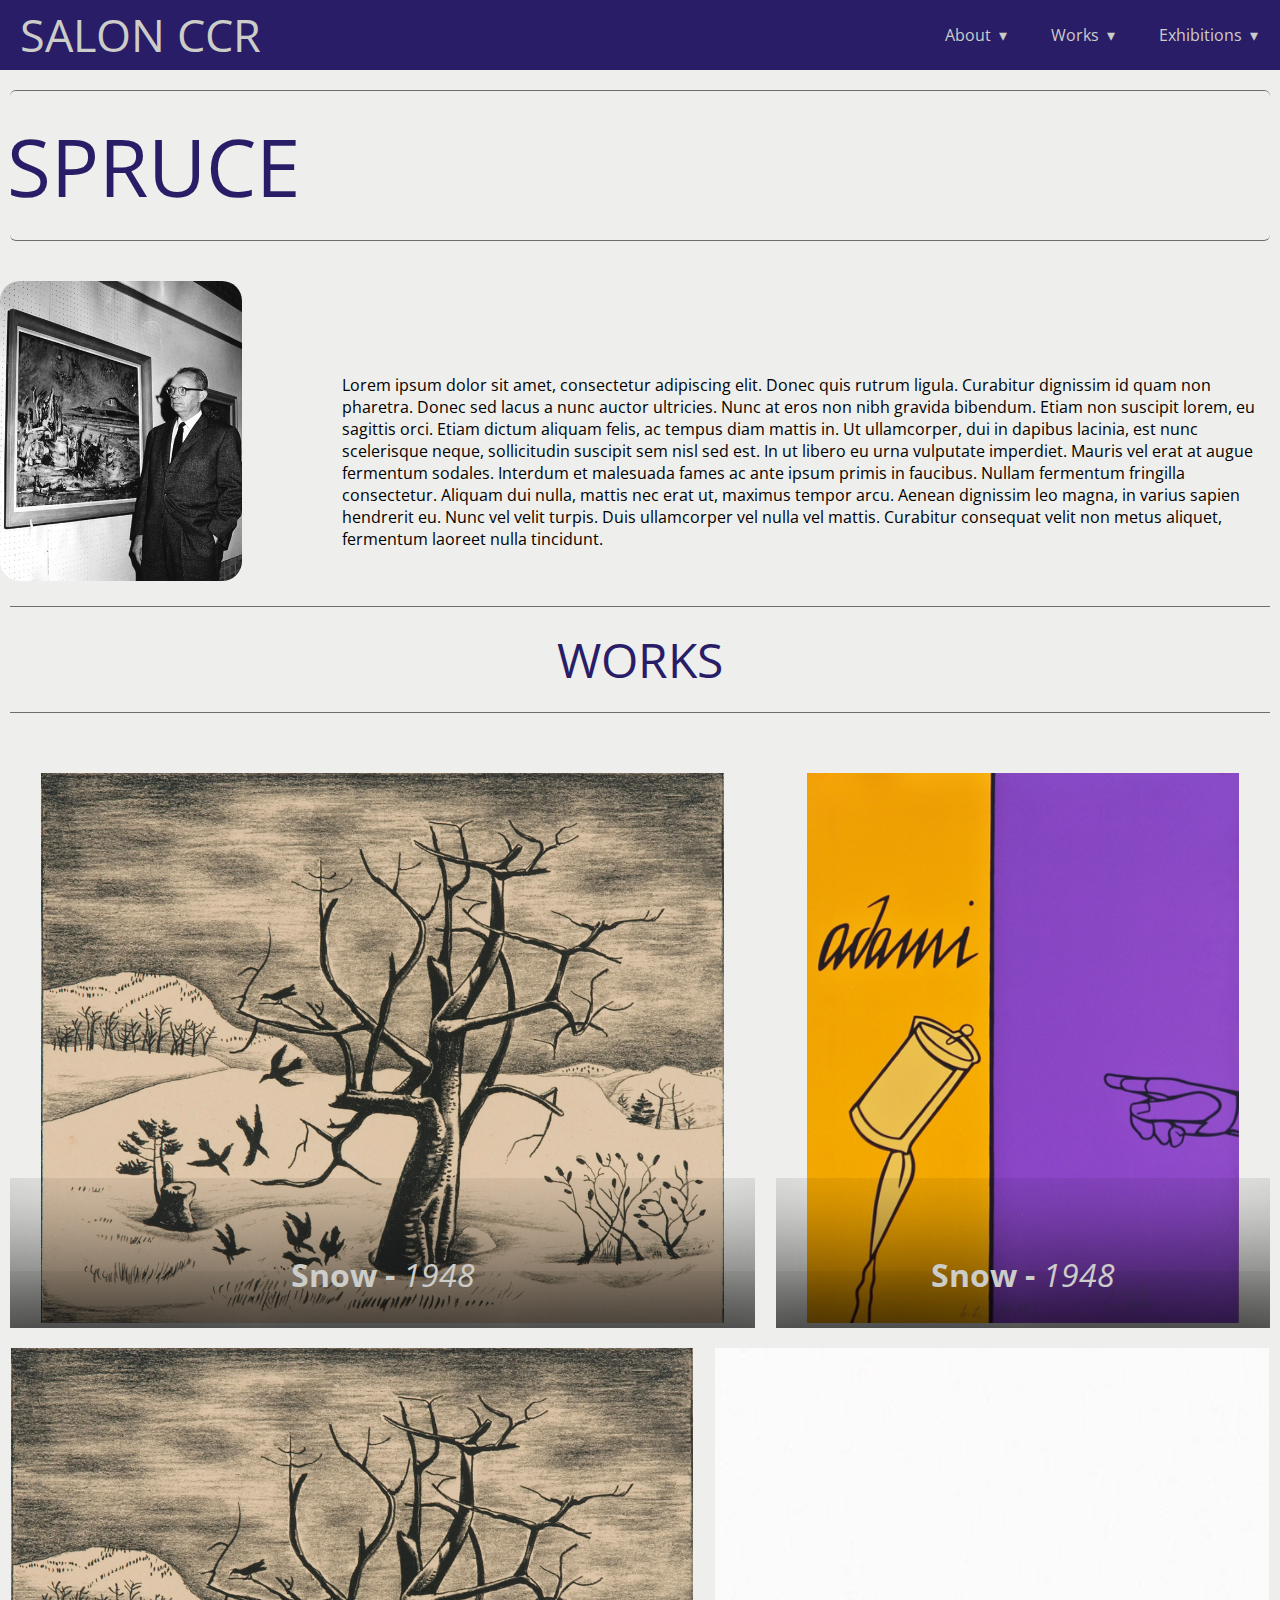
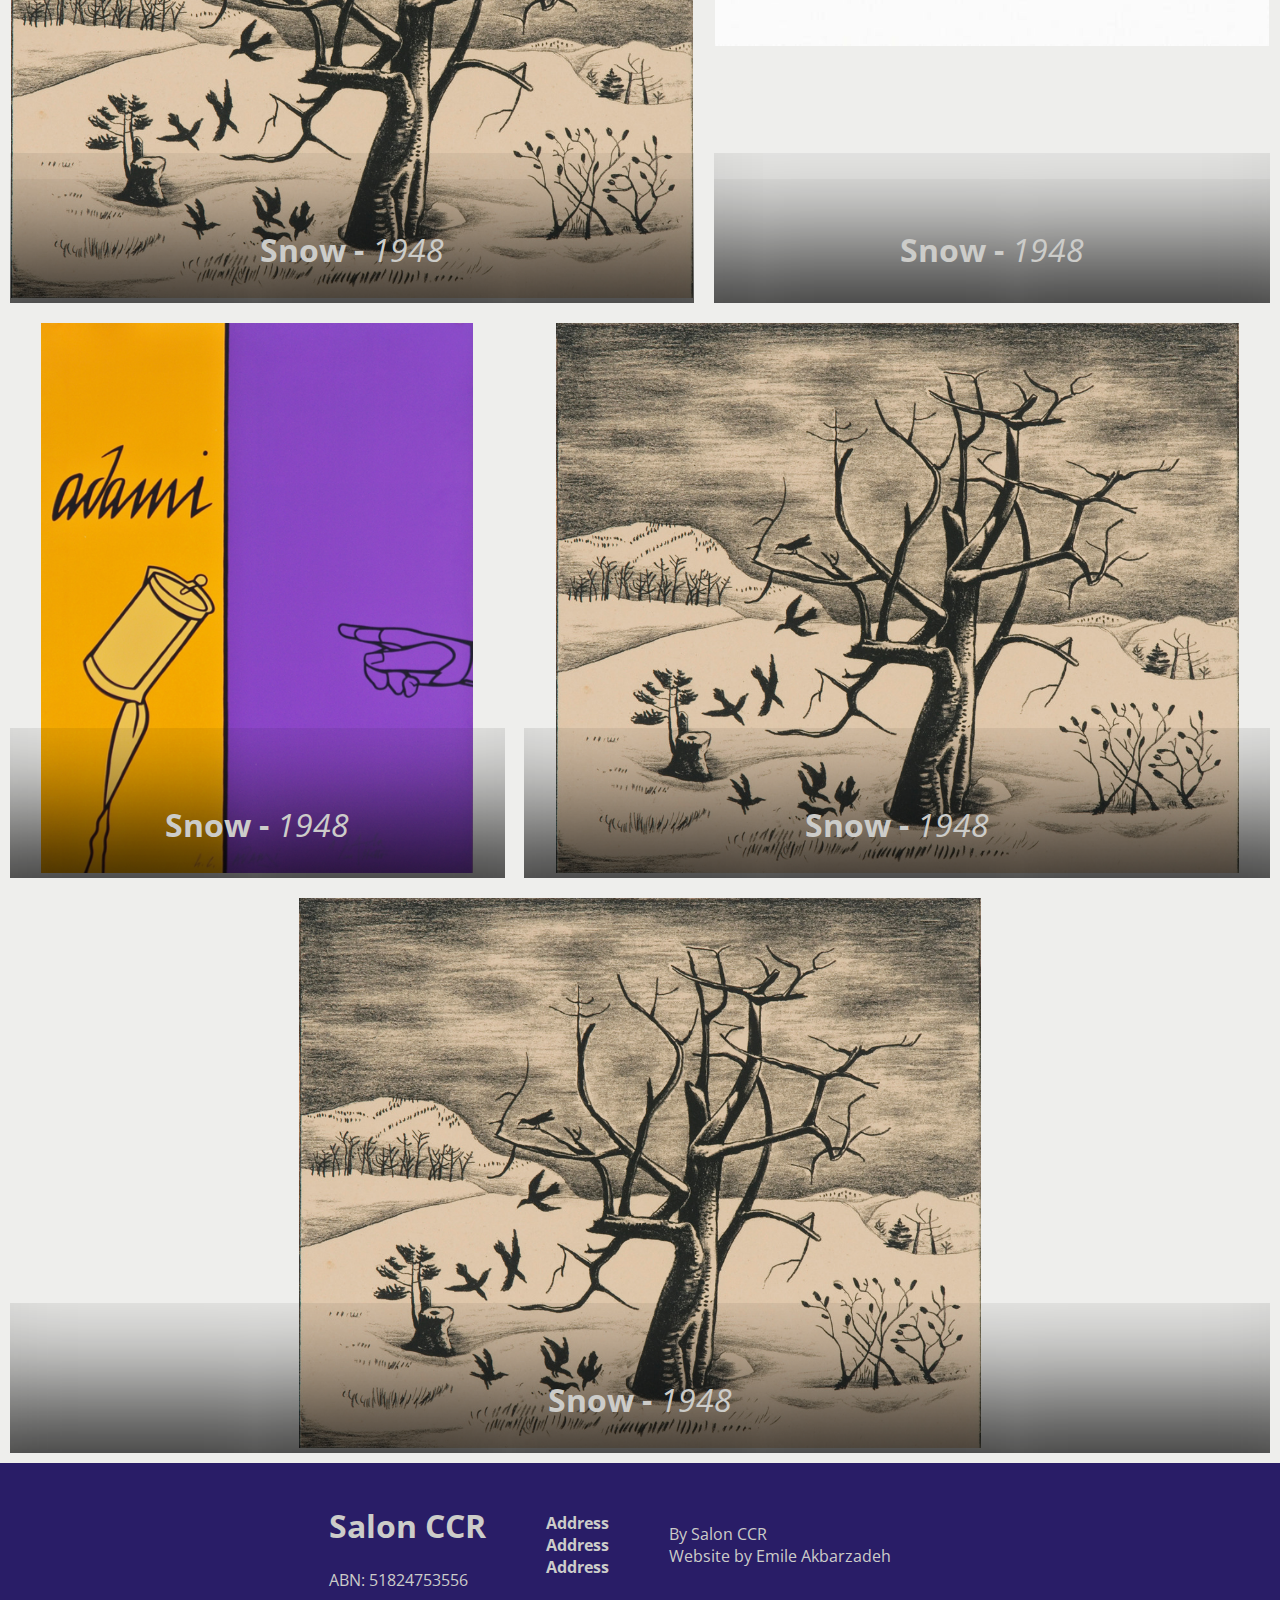
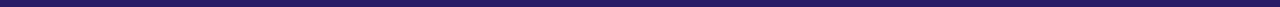
<file: artist.html>
﻿<!DOCTYPE html>

<html lang="en" xmlns="http://www.w3.org/1999/xhtml">
<head>
    <meta charset="utf-8" />
    <title></title>
    <!--<link rel="stylesheet" href="https://maxcdn.bootstrapcdn.com/bootstrap/4.0.0-beta.2/css/bootstrap.min.css" integrity="sha384-PsH8R72JQ3SOdhVi3uxftmaW6Vc51MKb0q5P2rRUpPvrszuE4W1povHYgTpBfshb" crossorigin="anonymous" />-->
    <link rel="stylesheet" href="styles/artist.css" />
    <link rel="stylesheet" href="https://cdnjs.cloudflare.com/ajax/libs/font-awesome/4.7.0/css/font-awesome.min.css">
</head>
<body>
    <div id="container">
        <header class="navigation">
            <div class="nav-container">
                <div class="brand">
                    <h1><a href="#!">Salon CCR</a></h1>
                </div>
                <nav>
                    <div class="nav-mobile">
                        <a id="nav-toggle" href="#!"><span></span></a>
                    </div>
                    <ul class="nav-list">
                        <li>
                            <a href="#!">About</a>
                            <ul class="nav-dropdown">
                                <li>
                                    <a href="#!">What is Salon about?</a>
                                </li>
                                <li>
                                    <a href="#!">Charity</a>
                                </li>
                                <li>
                                    <a href="#!">Contact</a>
                                </li>
                                <li>
                                    <a href="#!">Terms &amp; Conditions</a>
                                </li>
                            </ul>
                        </li>
                        <li>
                            <a href="#!">Works</a>
                            <ul class="nav-dropdown">
                                <li>
                                    <a href="#!">General</a>
                                </li>
                                <li>
                                    <a href="#!">By artist</a>
                                </li>
                                <li>
                                    <a href="#!">By year</a>
                                </li>
                                <li>
                                    <a href="#!">Archives</a>
                                </li>
                            </ul>
                        </li>
                        <li>
                            <a href="#!">Exhibitions</a>
                            <ul class="nav-dropdown">
                                <li>
                                    <a href="#!">Current</a>
                                </li>
                                <li>
                                    <a href="#!">Past</a>
                                </li>
                            </ul>
                        </li>
                        <!--
                        <li>
                            <a href="#!">EN</a>
                            <ul class="nav-dropdown">
                                <li>
                                    <a href="#!">EN</a>
                                </li>
                                <li>
                                    <a href="#!">FR</a>
                                </li>
                                <li>
                                    <a href="#!">DE</a>
                                </li>
                            </ul>
                        </li>
                            -->
                    </ul>
                </nav>
            </div>
        </header>

        <section id="artist-title">
            <div id="artist-title-upper"></div>
            <section>
                <div>
                    <h2>Spruce</h2>
                </div>
            </section>
            <div id="artist-title-lower"></div>
        </section>
        <section id="title-wrapper">
            <div id="artist-img" class="flex-item">
                <img src="images/spruce-portrait.jpg" />
            </div>
            <div id="artist-description" class="flex-item">
                <p>
                    Lorem ipsum dolor sit amet, consectetur adipiscing elit. Donec quis rutrum ligula. Curabitur dignissim id quam non pharetra. Donec sed lacus a nunc auctor ultricies. Nunc at eros non nibh gravida bibendum. Etiam non suscipit lorem, eu sagittis orci. Etiam dictum aliquam felis, ac tempus diam mattis in. Ut ullamcorper, dui in dapibus lacinia, est nunc scelerisque neque, sollicitudin suscipit sem nisl sed est. In ut libero eu urna vulputate imperdiet. Mauris vel erat at augue fermentum sodales. Interdum et malesuada fames ac ante ipsum primis in faucibus. Nullam fermentum fringilla consectetur. Aliquam dui nulla, mattis nec erat ut, maximus tempor arcu. Aenean dignissim leo magna, in varius sapien hendrerit eu. Nunc vel velit turpis. Duis ullamcorper vel nulla vel mattis. Curabitur consequat velit non metus aliquet, fermentum laoreet nulla tincidunt.
                </p>
            </div>
        </section>
        <div class="divider"></div>
        <section id="works-gallery">
            <div class="section-title">
                <h2>Works</h2>
            </div>
            <div class="divider"></div>
            <div id="gallery-container">
                <div class="gallery-work">
                    <a href="product.html">
                        <img src="images/spruce.png" />
                        <h3>Snow - <span>1948</span></h3>
                        <div class="gallery-shadow"></div>
                    </a>
                </div>
                <div class="gallery-work">
                    <a href="product.html">
                        <img src="images/Valero.jpg" />
                        <h3>Snow - <span>1948</span></h3>
                        <div class="gallery-shadow"></div>
                    </a>
                </div>
                <div class="gallery-work">
                    <a href="product.html">
                        <img src="images/spruce.png" />
                        <h3>Snow - <span>1948</span></h3>
                        <div class="gallery-shadow"></div>
                    </a>
                </div>
                <div class="gallery-work">
                    <a href="product.html">
                        <img src="images/white.jpg" />
                        <h3>Snow - <span>1948</span></h3>
                        <div class="gallery-shadow"></div>
                    </a>
                </div>
                <div class="gallery-work">
                    <a href="product.html">
                        <img src="images/Valero.jpg" />
                        <h3>Snow - <span>1948</span></h3>
                        <div class="gallery-shadow"></div>
                    </a>
                </div>
                <div class="gallery-work">
                    <a href="product.html">
                        <img src="images/spruce.png" />
                        <h3>Snow - <span>1948</span></h3>
                        <div class="gallery-shadow"></div>
                    </a>
                </div>
                <div class="gallery-work">
                    <a href="product.html">
                        <img src="images/spruce.png" />
                        <h3>Snow - <span>1948</span></h3>
                        <div class="gallery-shadow"></div>
                    </a>
                </div>
            </div>
        </section>
        <!--Footer-->
        <footer>
            <div>
                <h1>Salon CCR</h1>
                <p>ABN: 51824753556</p>
            </div>
            <div>
                <h4>Address <br /> Address <br /> Address</h4>
            </div>
            <div>
                <p>By Salon CCR<br /> Website by Emile Akbarzadeh</p>
            </div>
        </footer>
    </div>
    <script src="https://code.jquery.com/jquery-3.2.1.slim.min.js"
            integrity="sha256-k2WSCIexGzOj3Euiig+TlR8gA0EmPjuc79OEeY5L45g="
            crossorigin="anonymous"></script>
    <script src="scripts/nav.js"></script>
    <script src="scripts/main.js"></script>
</body>
</html>
</file>
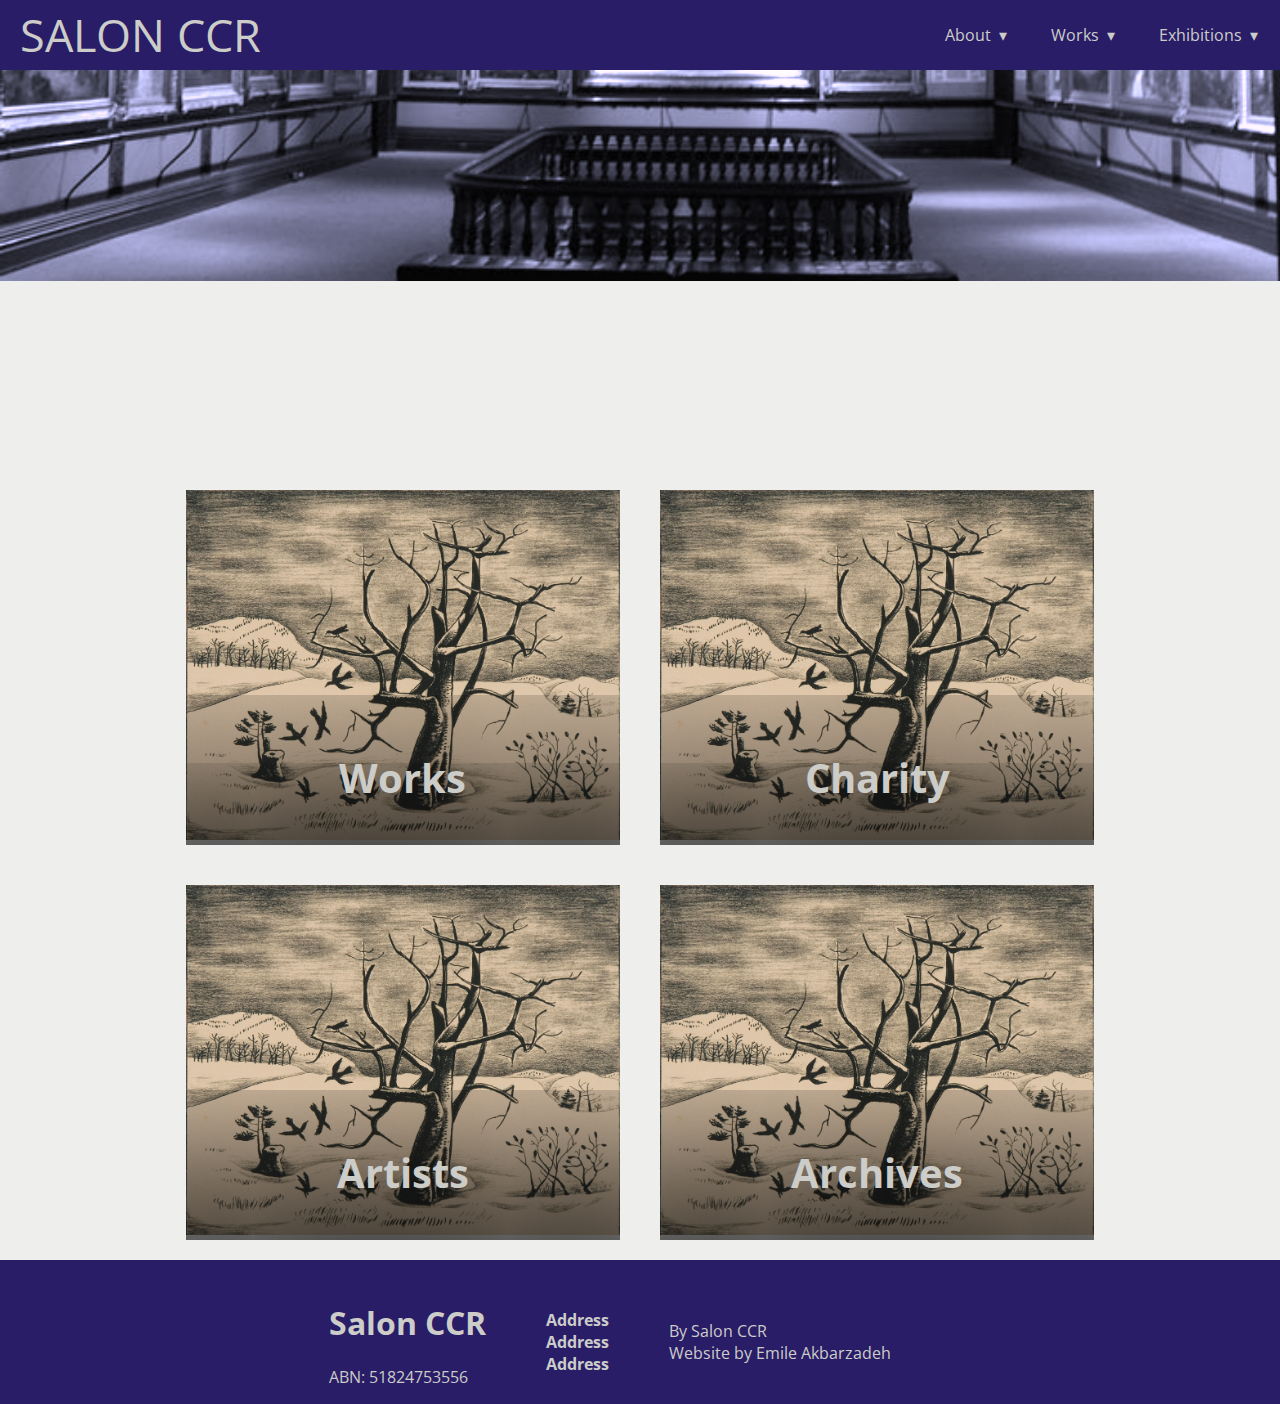
<file: home.html>
﻿<!DOCTYPE html>

<html lang="en" xmlns="http://www.w3.org/1999/xhtml">
<head>
    <meta charset="utf-8" />
    <title></title>
    <!--<link rel="stylesheet" href="https://maxcdn.bootstrapcdn.com/bootstrap/4.0.0-beta.2/css/bootstrap.min.css" integrity="sha384-PsH8R72JQ3SOdhVi3uxftmaW6Vc51MKb0q5P2rRUpPvrszuE4W1povHYgTpBfshb" crossorigin="anonymous" />-->
    <link rel="stylesheet" href="styles/home.css" />
    <link rel="stylesheet" href="https://cdnjs.cloudflare.com/ajax/libs/font-awesome/4.7.0/css/font-awesome.min.css">
</head>
<body>
    <div id="container">
        <header class="navigation">
            <div class="nav-container">
                <div class="brand">
                    <h1><a href="home.html">Salon CCR</a></h1>
                </div>
                <nav>
                    <div class="nav-mobile">
                        <a id="nav-toggle" href="#!"><span></span></a>
                    </div>
                    <ul class="nav-list">
                        <li>
                            <a href="#!">About</a>
                            <ul class="nav-dropdown">
                                <li>
                                    <a href="#!">What is Salon about?</a>
                                </li>
                                <li>
                                    <a href="#!">Charity</a>
                                </li>
                                <li>
                                    <a href="#!">Contact</a>
                                </li>
                                <li>
                                    <a href="#!">Terms &amp; Conditions</a>
                                </li>
                            </ul>
                        </li>
                        <li>
                            <a href="#!">Works</a>
                            <ul class="nav-dropdown">
                                <li>
                                    <a href="#!">General</a>
                                </li>
                                <li>
                                    <a href="artist.html">By artist</a>
                                </li>
                                <li>
                                    <a href="year.html">By year</a>
                                </li>
                                <li>
                                    <a href="#!">Archives</a>
                                </li>
                            </ul>
                        </li>
                        <li>
                            <a href="#!">Exhibitions</a>
                            <ul class="nav-dropdown">
                                <li>
                                    <a href="#!">Current</a>
                                </li>
                                <li>
                                    <a href="#!">Past</a>
                                </li>
                            </ul>
                        </li>
                        <!--
                        <li>
                            <a href="#!">EN</a>
                            <ul class="nav-dropdown">
                                <li>
                                    <a href="#!">EN</a>
                                </li>
                                <li>
                                    <a href="#!">FR</a>
                                </li>
                                <li>
                                    <a href="#!">DE</a>
                                </li>
                            </ul>
                        </li>
                            -->
                    </ul>
                </nav>
            </div>
        </header>

        <section id="top">
            <div>
                <img src="images/salon.jpg" />
            </div>
        </section>
        <section id="content-wrapper">
            <div class="gallery-work">
                <a href="product.html">
                    <img src="images/spruce.png" />
                    <h3>Works</h3>
                    <div class="gallery-shadow"></div>
                </a>
            </div>
            <div class="gallery-work">
                <a href="product.html">
                    <img src="images/spruce.png" />
                    <h3>Charity</h3>
                    <div class="gallery-shadow"></div>
                </a>
            </div>
            <div class="gallery-work">
                <a href="product.html">
                    <img src="images/spruce.png" />
                    <h3>Artists</h3>
                    <div class="gallery-shadow"></div>
                </a>
            </div>
            <div class="gallery-work">
                <a href="product.html">
                    <img src="images/spruce.png" />
                    <h3>Archives</h3>
                    <div class="gallery-shadow"></div>
                </a>
            </div>
        </section>

        <!--Footer-->
        <footer>
            <div>
                <h1>Salon CCR</h1>
                <p>ABN: 51824753556</p>
            </div>
            <div>
                <h4>Address <br /> Address <br /> Address</h4>
            </div>
            <div>
                <p>By Salon CCR<br /> Website by Emile Akbarzadeh</p>
            </div>
        </footer>
    </div>
    <script src="https://code.jquery.com/jquery-3.2.1.slim.min.js"
            integrity="sha256-k2WSCIexGzOj3Euiig+TlR8gA0EmPjuc79OEeY5L45g="
            crossorigin="anonymous"></script>
    <script src="scripts/nav.js"></script>
    <script src="scripts/main.js"></script>
</body>
</html>
</file>
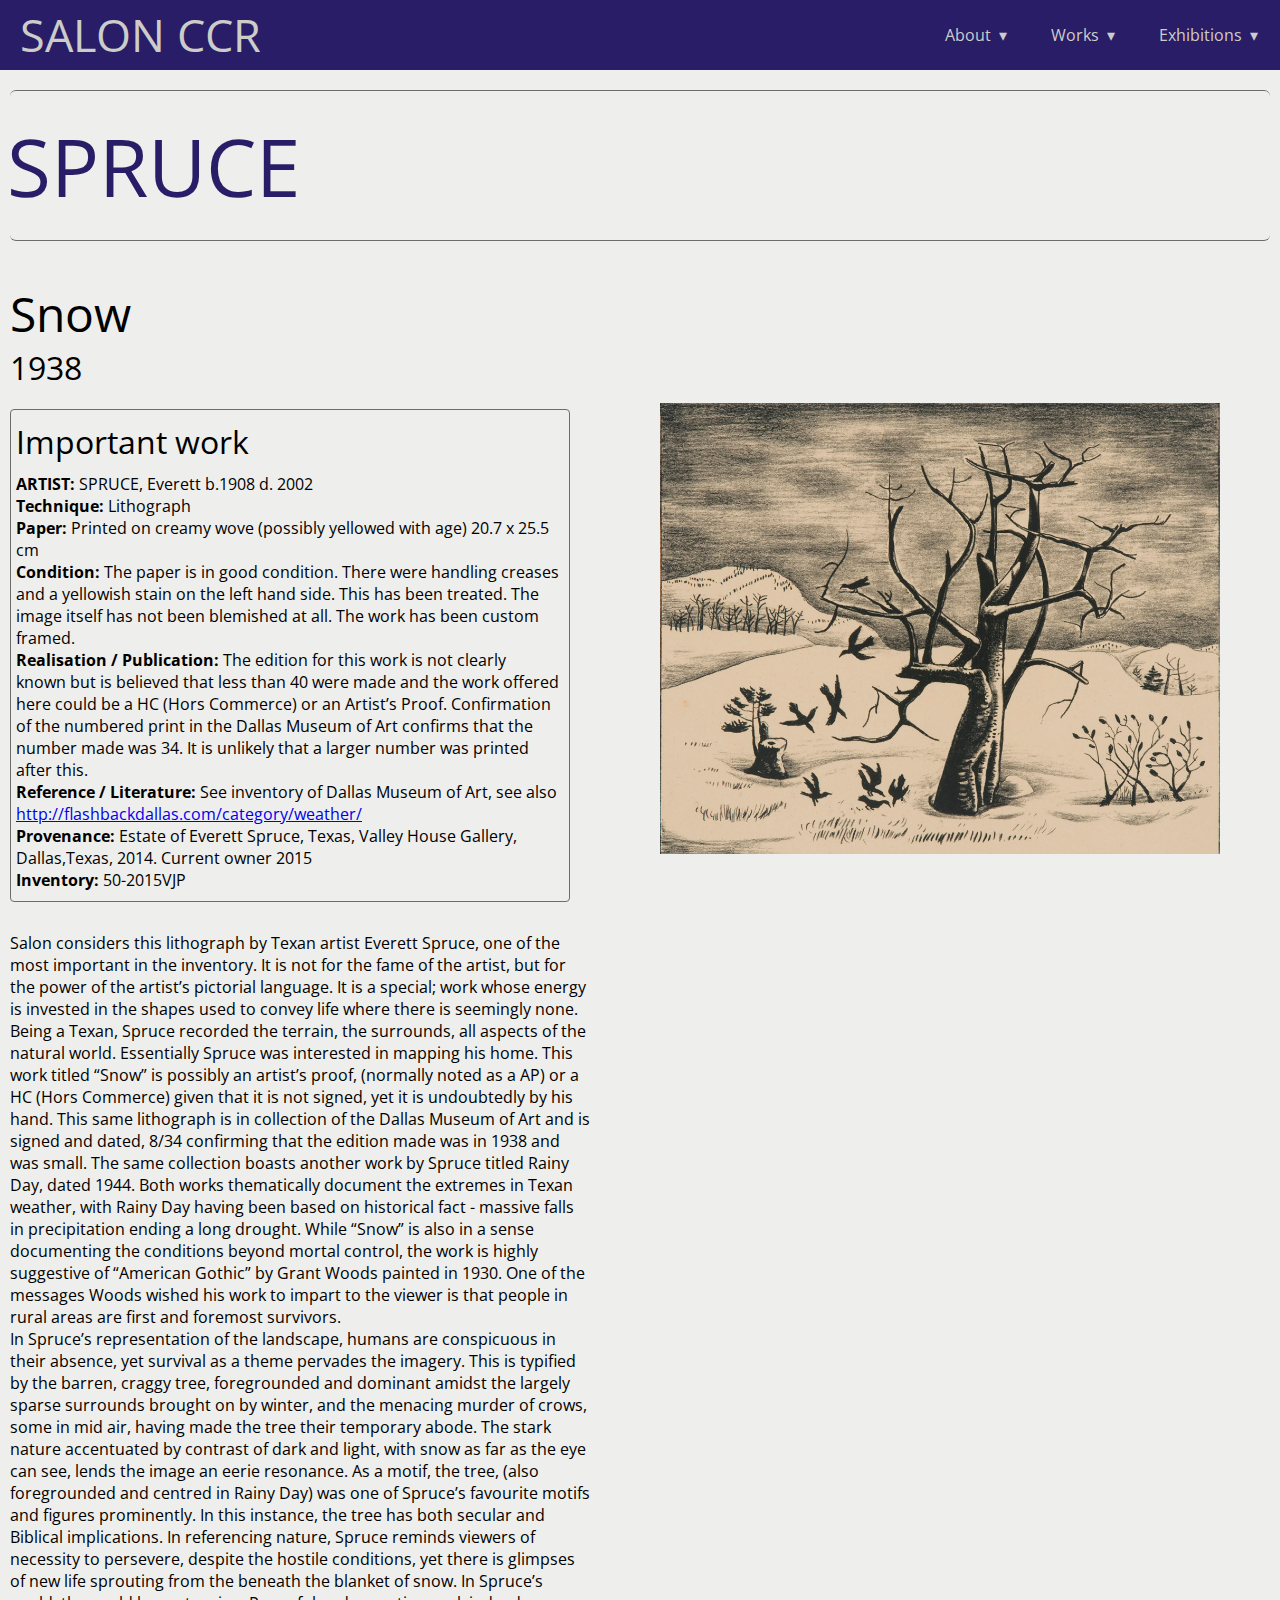
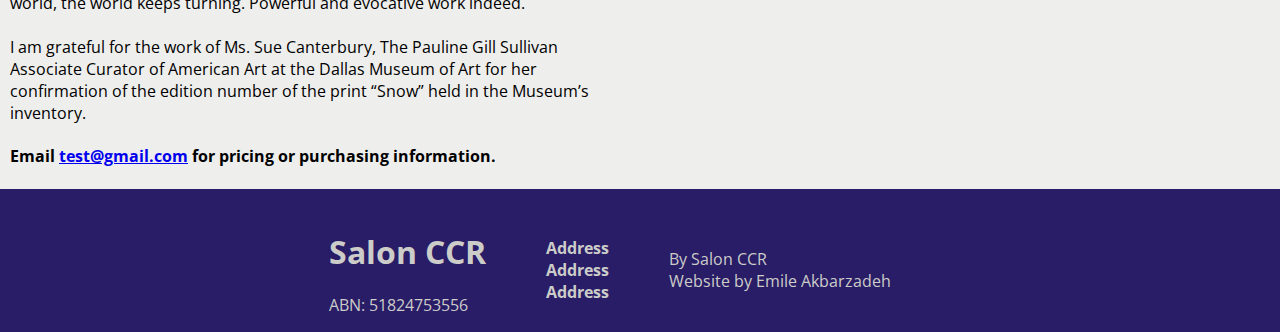
<file: product.html>
﻿<!DOCTYPE html>

<html lang="en" xmlns="http://www.w3.org/1999/xhtml">
<head>
    <meta charset="utf-8" />
    <title></title>
    <!--<link rel="stylesheet" href="https://maxcdn.bootstrapcdn.com/bootstrap/4.0.0-beta.2/css/bootstrap.min.css" integrity="sha384-PsH8R72JQ3SOdhVi3uxftmaW6Vc51MKb0q5P2rRUpPvrszuE4W1povHYgTpBfshb" crossorigin="anonymous" />-->
    <link rel="stylesheet" href="styles/product.css" />
    <link rel="stylesheet" href="https://cdnjs.cloudflare.com/ajax/libs/font-awesome/4.7.0/css/font-awesome.min.css">
</head>
<body>
    <div id="container">
        <header class="navigation">
            <div class="nav-container">
                <div class="brand">
                    <h1><a href="home.html">Salon CCR</a></h1>
                </div>
                <nav>
                    <div class="nav-mobile">
                        <a id="nav-toggle" href="#!"><span></span></a>
                    </div>
                    <ul class="nav-list">
                        <li>
                            <a href="#!">About</a>
                            <ul class="nav-dropdown">
                                <li>
                                    <a href="#!">What is Salon about?</a>
                                </li>
                                <li>
                                    <a href="#!">Charity</a>
                                </li>
                                <li>
                                    <a href="#!">Contact</a>
                                </li>
                                <li>
                                    <a href="#!">Terms &amp; Conditions</a>
                                </li>
                            </ul>
                        </li>
                        <li>
                            <a href="#!">Works</a>
                            <ul class="nav-dropdown">
                                <li>
                                    <a href="#!">General</a>
                                </li>
                                <li>
                                    <a href="artist.html">By artist</a>
                                </li>
                                <li>
                                    <a href="year.html">By year</a>
                                </li>
                                <li>
                                    <a href="#!">Archives</a>
                                </li>
                            </ul>
                        </li>
                        <li>
                            <a href="#!">Exhibitions</a>
                            <ul class="nav-dropdown">
                                <li>
                                    <a href="#!">Current</a>
                                </li>
                                <li>
                                    <a href="#!">Past</a>
                                </li>
                            </ul>
                        </li>
                        <!--
                        <li>
                            <a href="#!">EN</a>
                            <ul class="nav-dropdown">
                                <li>
                                    <a href="#!">EN</a>
                                </li>
                                <li>
                                    <a href="#!">FR</a>
                                </li>
                                <li>
                                    <a href="#!">DE</a>
                                </li>
                            </ul>
                        </li>
                            -->
                    </ul>
                </nav>
            </div>
        </header>

        <section>
            <a id="artist-title" href="artist.html">
                <div id="artist-title-upper"></div>
                <section>
                    <div>
                        <h2>Spruce</h2>
                    </div>
                </section>
                <div id="artist-title-lower"></div>
            </a>
        </section>
        <div id="content-wrapper">
            <section id="painting-info" class="flex-child-main">
                <h3 id="product-title">
                    Snow
                </h3>
                <h4 id="product-date">
                    1938
                </h4>
                <div id="detail">
                    <h3>Important work</h3>
                    <h4 class="detail-title first-detail">ARTIST: </h4><p>SPRUCE, Everett b.1908 d. 2002</p><br />
                    <h4 class="detail-title">Technique: </h4><p>Lithograph</p><br />
                    <h4 class="detail-title">Paper: </h4><p>Printed on creamy wove (possibly yellowed with age) 20.7 x 25.5 cm </p><br />
                    <h4 class="detail-title">Condition: </h4><p>The paper is in good condition. There were handling creases and a yellowish stain on the left hand side. This has been treated. The image itself has not been blemished at all. The work has been custom framed. </p><br />
                    <h4 class="detail-title">Realisation / Publication: </h4><p>The edition for this work is not clearly known but is believed that less than 40 were made and the work offered here could be a HC (Hors Commerce) or an Artist’s Proof. Confirmation of the numbered print in the Dallas Museum of Art confirms that the number made was 34.  It is unlikely that a larger number was printed after this. </p><br />
                    <h4 class="detail-title">Reference / Literature: </h4><p>See inventory of Dallas Museum of Art, see also <a style="overflow-wrap: break-word;" href=">http://flashbackdallas.com/category/weather/">http://flashbackdallas.com/category/weather/</a> </p><br />
                    <h4 class="detail-title">Provenance: </h4><p>Estate of Everett Spruce, Texas, Valley House Gallery, Dallas,Texas, 2014. Current owner 2015</p><br />
                    <h4 class="detail-title">Inventory: </h4><p>50-2015VJP</p><br />
                </div>
                <p>
                    Salon considers this lithograph by Texan artist Everett Spruce, one of the most important in the inventory. It is not for the fame of the artist, but for the power of the artist’s pictorial language. It is a special; work whose energy is invested in the shapes used to convey life where there is seemingly none. Being a Texan, Spruce recorded the terrain, the surrounds, all aspects of the natural world. Essentially Spruce was interested in mapping his home. This work titled “Snow” is possibly an artist’s proof, (normally noted as a AP) or a HC (Hors Commerce) given that it is not signed, yet it is undoubtedly by his hand.  This same lithograph is in collection of the Dallas Museum of Art and is signed and dated, 8/34 confirming that the edition made was in 1938 and was small. The same collection boasts another work by Spruce titled Rainy Day, dated 1944.  Both works thematically document the extremes in Texan weather, with Rainy Day having been based on historical fact - massive falls in precipitation ending a long drought.  While “Snow” is also in a sense documenting the conditions beyond mortal control, the work is highly suggestive of “American Gothic” by Grant Woods  painted in 1930. One of the messages Woods wished his work to impart to the viewer is that people in rural areas are first and foremost survivors.
                    <br />
                    In Spruce’s representation of the landscape, humans are conspicuous in their absence, yet survival as a theme pervades the imagery. This is typified by the barren, craggy tree, foregrounded and dominant amidst the largely sparse surrounds brought on by winter, and the menacing murder of crows, some in mid air, having made the tree their temporary abode. The stark nature accentuated by contrast of dark and light, with snow as far as the eye can see, lends the image an eerie resonance. As a motif, the tree, (also foregrounded and centred in Rainy Day) was one of Spruce’s favourite motifs and figures prominently. In this instance, the tree has both secular and Biblical implications. In referencing nature, Spruce reminds viewers of necessity to persevere, despite the hostile conditions, yet there is glimpses of new life sprouting from the beneath the blanket of snow. In Spruce’s world, the world keeps turning. Powerful and evocative work indeed.
                    <br />
                    <br />
                    I am grateful for the work of Ms. Sue Canterbury, The Pauline Gill Sullivan Associate Curator of American Art at the Dallas Museum of Art for her confirmation of the edition number of the print “Snow” held in the Museum’s inventory.
                </p>

                <h4 class="email-link">Email <a href="mailto:test@gmail.com">test@gmail.com</a> for pricing or purchasing information.</h4>
            </section>
            <section id="painting-image" class="flex-child-main">
                <img src="images/spruce.png" />
            </section>
        </div>
        <footer>
            <div>
                <h1>Salon CCR</h1>
                <p>ABN: 51824753556</p>
            </div>
            <div>
                <h4>Address <br /> Address <br /> Address</h4>
            </div>
            <div>
                <p>By Salon CCR<br /> Website by Emile Akbarzadeh</p>
            </div>
        </footer>
    </div>
    <script src="https://code.jquery.com/jquery-3.2.1.slim.min.js"
            integrity="sha256-k2WSCIexGzOj3Euiig+TlR8gA0EmPjuc79OEeY5L45g="
            crossorigin="anonymous"></script>
    <script src="scripts/nav.js"></script>
    <script src="scripts/main.js"></script>
</body>
</html>
</file>
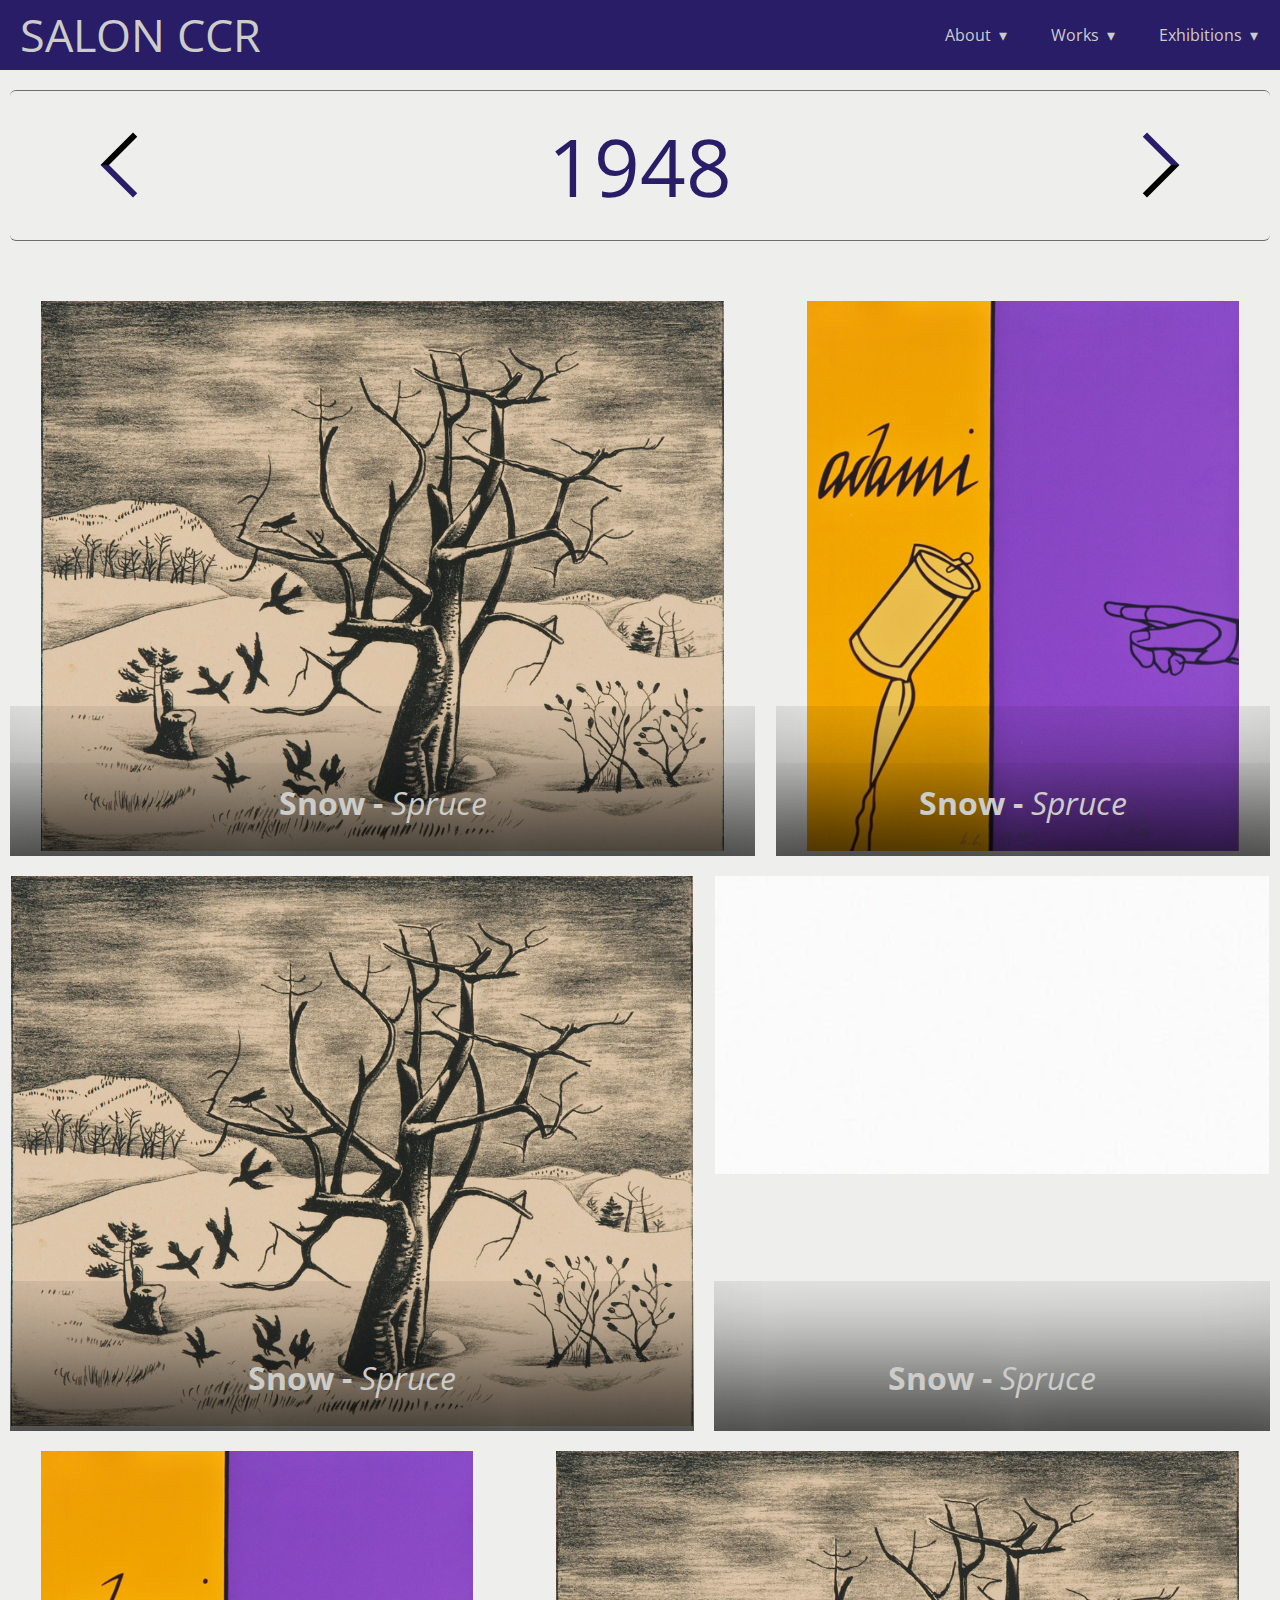
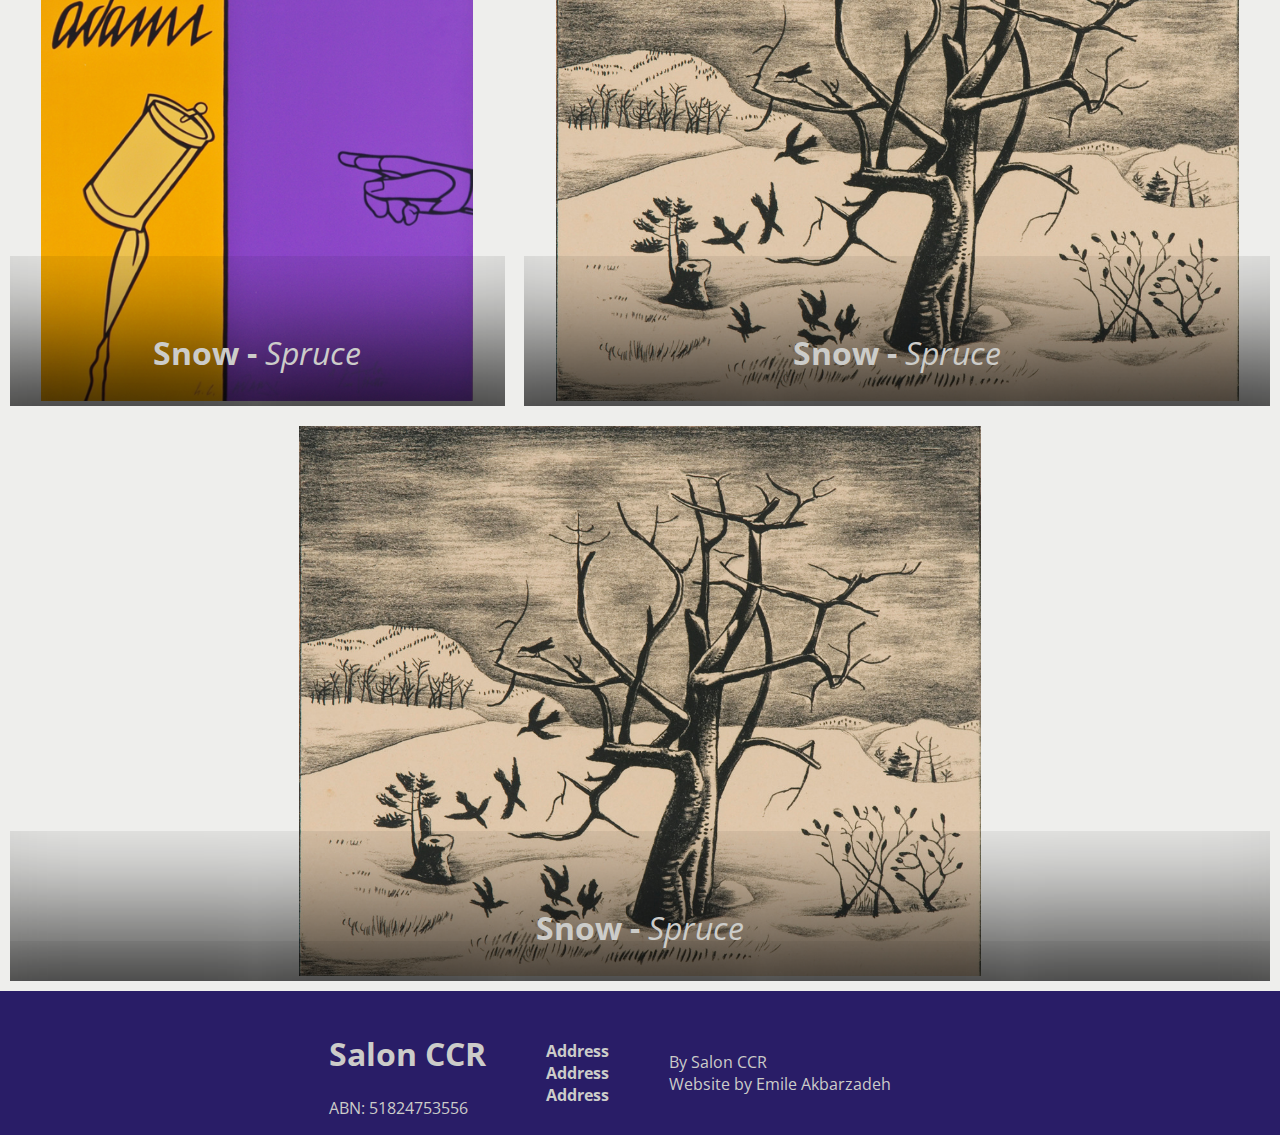
<file: year.html>
﻿<!DOCTYPE html>

<html lang="en" xmlns="http://www.w3.org/1999/xhtml">
<head>
    <meta charset="utf-8" />
    <title></title>
    <!--<link rel="stylesheet" href="https://maxcdn.bootstrapcdn.com/bootstrap/4.0.0-beta.2/css/bootstrap.min.css" integrity="sha384-PsH8R72JQ3SOdhVi3uxftmaW6Vc51MKb0q5P2rRUpPvrszuE4W1povHYgTpBfshb" crossorigin="anonymous" />-->
    <link rel="stylesheet" href="styles/year.css" />
    <link rel="stylesheet" href="https://cdnjs.cloudflare.com/ajax/libs/font-awesome/4.7.0/css/font-awesome.min.css">
</head>
<body>
    <div id="container">
        <header class="navigation">
            <div class="nav-container">
                <div class="brand">
                    <h1><a href="home.html">Salon CCR</a></h1>
                </div>
                <nav>
                    <div class="nav-mobile">
                        <a id="nav-toggle" href="#!"><span></span></a>
                    </div>
                    <ul class="nav-list">
                        <li>
                            <a href="#!">About</a>
                            <ul class="nav-dropdown">
                                <li>
                                    <a href="#!">What is Salon about?</a>
                                </li>
                                <li>
                                    <a href="#!">Charity</a>
                                </li>
                                <li>
                                    <a href="#!">Contact</a>
                                </li>
                                <li>
                                    <a href="#!">Terms &amp; Conditions</a>
                                </li>
                            </ul>
                        </li>
                        <li>
                            <a href="#!">Works</a>
                            <ul class="nav-dropdown">
                                <li>
                                    <a href="#!">General</a>
                                </li>
                                <li>
                                    <a href="artist.html">By artist</a>
                                </li>
                                <li>
                                    <a href="year.html">By year</a>
                                </li>
                                <li>
                                    <a href="#!">Archives</a>
                                </li>
                            </ul>
                        </li>
                        <li>
                            <a href="#!">Exhibitions</a>
                            <ul class="nav-dropdown">
                                <li>
                                    <a href="#!">Current</a>
                                </li>
                                <li>
                                    <a href="#!">Past</a>
                                </li>
                            </ul>
                        </li>
                        <!--
                        <li>
                            <a href="#!">EN</a>
                            <ul class="nav-dropdown">
                                <li>
                                    <a href="#!">EN</a>
                                </li>
                                <li>
                                    <a href="#!">FR</a>
                                </li>
                                <li>
                                    <a href="#!">DE</a>
                                </li>
                            </ul>
                        </li>
                            -->
                    </ul>
                </nav>
            </div>
        </header>

        <section id="year">
            <div>
                <a href="#" class="arrow left"></a>
                <h2>1948</h2>
                <a href="#" class="arrow right"></a>
            </div>
        </section>
        <section id="works-gallery">
            <div id="gallery-container">
                <div class="gallery-work">
                    <a href="product.html">
                        <img src="images/spruce.png" />
                        <h3>Snow - <span>Spruce</span></h3>
                        <div class="gallery-shadow"></div>
                    </a>
                </div>
                <div class="gallery-work">
                    <a href="product.html">
                        <img src="images/Valero.jpg" />
                        <h3>Snow - <span>Spruce</span></h3>
                        <div class="gallery-shadow"></div>
                    </a>
                </div>
                <div class="gallery-work">
                    <a href="product.html">
                        <img src="images/spruce.png" />
                        <h3>Snow - <span>Spruce</span></h3>
                        <div class="gallery-shadow"></div>
                    </a>
                </div>
                <div class="gallery-work">
                    <a href="product.html">
                        <img src="images/white.jpg" />
                        <h3>Snow - <span>Spruce</span></h3>
                        <div class="gallery-shadow"></div>
                    </a>
                </div>
                <div class="gallery-work">
                    <a href="product.html">
                        <img src="images/Valero.jpg" />
                        <h3>Snow - <span>Spruce</span></h3>
                        <div class="gallery-shadow"></div>
                    </a>
                </div>
                <div class="gallery-work">
                    <a href="product.html">
                        <img src="images/spruce.png" />
                        <h3>Snow - <span>Spruce</span></h3>
                        <div class="gallery-shadow"></div>
                    </a>
                </div>
                <div class="gallery-work">
                    <a href="product.html">
                        <img src="images/spruce.png" />
                        <h3>Snow - <span>Spruce</span></h3>
                        <div class="gallery-shadow"></div>
                    </a>
                </div>
            </div>
        </section>
        <!--Footer-->
        <footer>
            <div>
                <h1>Salon CCR</h1>
                <p>ABN: 51824753556</p>
            </div>
            <div>
                <h4>Address <br /> Address <br /> Address</h4>
            </div>
            <div>
                <p>By Salon CCR<br /> Website by Emile Akbarzadeh</p>
            </div>
        </footer>
    </div>
    <script src="https://code.jquery.com/jquery-3.2.1.slim.min.js"
            integrity="sha256-k2WSCIexGzOj3Euiig+TlR8gA0EmPjuc79OEeY5L45g="
            crossorigin="anonymous"></script>
    <script src="scripts/nav.js"></script>
    <script src="scripts/main.js"></script>
</body>
</html>
</file>
<file: styles/artist.css>
@charset "UTF-8";
@import url("https://fonts.googleapis.com/css?family=Open+Sans:400,600");
@keyframes fadein {
  from {
    opacity: 0; }
  to {
    opacity: 1; } }
/* Firefox < 16 */
@-moz-keyframes fadein {
  from {
    opacity: 0; }
  to {
    opacity: 1; } }
/* Safari, Chrome and Opera > 12.1 */
@-webkit-keyframes fadein {
  from {
    opacity: 0; }
  to {
    opacity: 1; } }
/* Internet Explorer */
@-ms-keyframes fadein {
  from {
    opacity: 0; }
  to {
    opacity: 1; } }
/* Opera < 12.1 */
@-o-keyframes fadein {
  from {
    opacity: 0; }
  to {
    opacity: 1; } }
body {
  font-family: "Open Sans", sans-serif;
  margin: 0 0 0 0;
  background-color: #EEEEEC;
  -webkit-animation: fadein 1s;
  /* Safari, Chrome and Opera > 12.1 */
  -moz-animation: fadein 1s;
  /* Firefox < 16 */
  -ms-animation: fadein 1s;
  /* Internet Explorer */
  -o-animation: fadein 1s;
  /* Opera < 12.1 */
  animation: fadein 1s;
  overflow-y: scroll;
  overflow-x: hidden; }

nav {
  float: right; }
  nav ul {
    list-style: none;
    margin: 0;
    padding: 0; }
    nav ul li {
      float: left;
      position: relative; }
      nav ul li a {
        display: block;
        padding: 0 20px;
        line-height: 70px;
        background: #291D67;
        color: #CCCCC9;
        text-decoration: none;
        border: 2px solid #291D67;
        border-bottom: none;
        border-top: none; }
        nav ul li a:hover {
          transition: ease-in-out 0.5s;
          border-color: #CCCCC9;
          color: #CCCCC9; }
        nav ul li a:not(:only-child):after {
          padding-left: 4px;
          content: ' ▾'; }
      nav ul li ul li {
        min-width: 190px; }
        nav ul li ul li a {
          padding: 15px;
          line-height: 20px;
          z-index: 1; }

.nav-dropdown {
  position: absolute;
  display: none;
  z-index: 1;
  box-shadow: 0 3px 12px rgba(0, 0, 0, 0.15); }

.nav-mobile {
  display: none;
  position: absolute;
  top: 0;
  right: 0;
  background: #291D67;
  height: 70px;
  width: 70px; }

#nav-toggle {
  position: absolute;
  left: 18px;
  top: 22px;
  cursor: pointer;
  padding: 10px 35px 16px 0px; }
  #nav-toggle span,
  #nav-toggle span:before,
  #nav-toggle span:after {
    cursor: pointer;
    border-radius: 1px;
    height: 5px;
    width: 35px;
    background: #CCCCC9;
    position: absolute;
    display: block;
    content: '';
    transition: all 300ms ease-in-out; }
  #nav-toggle span:before {
    top: -10px; }
  #nav-toggle span:after {
    bottom: -10px; }
  #nav-toggle.active span {
    background-color: transparent; }
    #nav-toggle.active span:before, #nav-toggle.active span:after {
      top: 0; }
    #nav-toggle.active span:before {
      transform: rotate(45deg); }
    #nav-toggle.active span:after {
      transform: rotate(-45deg); }

@media only screen and (max-width: 1000px) {
  .nav-mobile {
    display: block; }

  nav {
    width: 100%;
    padding: 70px 0 15px; }
    nav ul {
      display: none; }
      nav ul li {
        float: none; }
        nav ul li a {
          padding: 15px;
          line-height: 20px; }
        nav ul li ul li a {
          padding-left: 30px; }

  .nav-dropdown {
    position: static; } }
@media screen and (min-width: 1000px) {
  .nav-list {
    display: block !important; } }
.navigation {
  height: 70px;
  background: #291D67; }

.nav-container {
  max-width: 91em;
  margin: 0 auto; }

.brand {
  position: absolute;
  padding-left: 20px;
  float: left;
  line-height: 70px;
  text-transform: uppercase;
  font-size: 1.4em; }
  .brand a,
  .brand a:visited {
    color: #CCCCC9;
    text-decoration: none; }
  .brand h1 {
    margin: 0 0 0 0;
    font-weight: 400;
    font-size: 2em; }

#artist-title {
  text-decoration: none; }
  #artist-title #artist-title-upper {
    border-top: 1px solid #6D6D6C;
    -webkit-border-radius: 6px;
    -moz-border-radius: 6px;
    -ms-border-radius: 6px;
    border-radius: 6px;
    margin: 20px 10px 0 10px;
    padding-top: 20px; }
  #artist-title #artist-title-lower {
    border-bottom: 1px solid #6D6D6C;
    -webkit-border-radius: 6px;
    -moz-border-radius: 6px;
    -ms-border-radius: 6px;
    border-radius: 6px;
    margin: 0 10px 40px 10px;
    padding-top: 20px; }
  #artist-title section {
    margin: 0;
    display: flex;
    max-width: 90em;
    margin-left: auto;
    margin-right: auto; }
  #artist-title h2 {
    margin: 0 0 0 7px;
    color: #291D67;
    font-size: 5em;
    font-weight: 400;
    text-align: center;
    text-transform: uppercase; }

@media screen and (max-width: 1000px) {
  #artist-title section {
    justify-content: center; }
  #artist-title h2 {
    margin: 0; } }
#title-wrapper {
  margin-top: 20px;
  margin-left: auto;
  margin-right: auto;
  display: flex;
  flex-direction: row;
  justify-content: flex-start;
  max-width: 90em; }

.flex-item {
  display: inline; }

#artist-img img {
  max-width: 300px;
  max-height: 300px;
  -webkit-border-radius: 20px;
  -moz-border-radius: 20px;
  -ms-border-radius: 20px;
  border-radius: 20px; }

#artist-description {
  margin-left: 100px;
  margin-top: auto;
  margin-bottom: 20px; }

@media screen and (max-width: 1000px) {
  #title-wrapper {
    flex-direction: column;
    align-items: center; }

  #artist-description {
    margin-left: 20px; } }
.divider {
  border-top: 1px solid #6D6D6C;
  width: auto;
  margin: 20px 10px 20px 10px; }

.section-title h2 {
  margin: 0 0 0 0;
  color: #291D67;
  font-size: 3em;
  font-weight: 400;
  text-align: center;
  text-transform: uppercase; }

#gallery-container {
  margin-top: 50px;
  display: flex;
  flex-wrap: wrap; }
  #gallery-container .gallery-work {
    position: relative;
    display: inline;
    margin: 10px;
    flex-grow: 2;
    text-align: center;
    transition: all 0.5s ease-in-out; }
    #gallery-container .gallery-work img {
      max-height: 550px;
      z-index: 50; }
    #gallery-container .gallery-work .gallery-shadow {
      z-index: 60;
      box-shadow: inset black 0px -150px 150px -110px;
      width: 100%;
      height: 150px;
      position: absolute;
      bottom: 0px;
      left: 50%;
      transform: translate(-50%, 0%); }
    #gallery-container .gallery-work h3 {
      color: #CCCCC9;
      position: absolute;
      bottom: 0px;
      left: 50%;
      transform: translate(-50%, 0);
      z-index: 100;
      font-size: 2em; }
      #gallery-container .gallery-work h3 span {
        font-style: italic;
        font-weight: 400; }
  #gallery-container .gallery-work:hover {
    transform: scale(1.05);
    z-index: 200; }

footer {
  background-color: #291D67;
  margin: 0 0 0 0;
  padding: 0 0 0 0;
  padding-top: 20px;
  margin-left: auto;
  margin-right: auto;
  display: flex;
  flex-direction: row;
  align-items: center;
  justify-content: center;
  color: #CCCCC9; }
  footer div {
    margin-right: 60px; }

@media screen and (max-width: 1000px) {
  footer {
    flex-direction: column;
    font-size: 2em; } }

/*# sourceMappingURL=artist.css.map */
</file>
<file: styles/home.css>
@charset "UTF-8";
@import url("https://fonts.googleapis.com/css?family=Open+Sans:400,600");
@keyframes fadein {
  from {
    opacity: 0; }
  to {
    opacity: 1; } }
/* Firefox < 16 */
@-moz-keyframes fadein {
  from {
    opacity: 0; }
  to {
    opacity: 1; } }
/* Safari, Chrome and Opera > 12.1 */
@-webkit-keyframes fadein {
  from {
    opacity: 0; }
  to {
    opacity: 1; } }
/* Internet Explorer */
@-ms-keyframes fadein {
  from {
    opacity: 0; }
  to {
    opacity: 1; } }
/* Opera < 12.1 */
@-o-keyframes fadein {
  from {
    opacity: 0; }
  to {
    opacity: 1; } }
body {
  font-family: "Open Sans", sans-serif;
  margin: 0 0 0 0;
  background-color: #EEEEEC;
  -webkit-animation: fadein 1s;
  /* Safari, Chrome and Opera > 12.1 */
  -moz-animation: fadein 1s;
  /* Firefox < 16 */
  -ms-animation: fadein 1s;
  /* Internet Explorer */
  -o-animation: fadein 1s;
  /* Opera < 12.1 */
  animation: fadein 1s;
  overflow-y: scroll;
  overflow-x: hidden; }

nav {
  float: right; }
  nav ul {
    list-style: none;
    margin: 0;
    padding: 0; }
    nav ul li {
      float: left;
      position: relative; }
      nav ul li a {
        display: block;
        padding: 0 20px;
        line-height: 70px;
        background: #291D67;
        color: #CCCCC9;
        text-decoration: none;
        border: 2px solid #291D67;
        border-bottom: none;
        border-top: none; }
        nav ul li a:hover {
          transition: ease-in-out 0.5s;
          border-color: #CCCCC9;
          color: #CCCCC9; }
        nav ul li a:not(:only-child):after {
          padding-left: 4px;
          content: ' ▾'; }
      nav ul li ul li {
        min-width: 190px; }
        nav ul li ul li a {
          padding: 15px;
          line-height: 20px;
          z-index: 1; }

.nav-dropdown {
  position: absolute;
  display: none;
  z-index: 1;
  box-shadow: 0 3px 12px rgba(0, 0, 0, 0.15); }

.nav-mobile {
  display: none;
  position: absolute;
  top: 0;
  right: 0;
  background: #291D67;
  height: 70px;
  width: 70px; }

#nav-toggle {
  position: absolute;
  left: 18px;
  top: 22px;
  cursor: pointer;
  padding: 10px 35px 16px 0px; }
  #nav-toggle span,
  #nav-toggle span:before,
  #nav-toggle span:after {
    cursor: pointer;
    border-radius: 1px;
    height: 5px;
    width: 35px;
    background: #CCCCC9;
    position: absolute;
    display: block;
    content: '';
    transition: all 300ms ease-in-out; }
  #nav-toggle span:before {
    top: -10px; }
  #nav-toggle span:after {
    bottom: -10px; }
  #nav-toggle.active span {
    background-color: transparent; }
    #nav-toggle.active span:before, #nav-toggle.active span:after {
      top: 0; }
    #nav-toggle.active span:before {
      transform: rotate(45deg); }
    #nav-toggle.active span:after {
      transform: rotate(-45deg); }

@media only screen and (max-width: 1000px) {
  .nav-mobile {
    display: block; }

  nav {
    width: 100%;
    padding: 70px 0 15px; }
    nav ul {
      display: none; }
      nav ul li {
        float: none; }
        nav ul li a {
          padding: 15px;
          line-height: 20px; }
        nav ul li ul li a {
          padding-left: 30px; }

  .nav-dropdown {
    position: static; } }
@media screen and (min-width: 1000px) {
  .nav-list {
    display: block !important; } }
.navigation {
  height: 70px;
  background: #291D67; }

.nav-container {
  max-width: 91em;
  margin: 0 auto; }

.brand {
  position: absolute;
  padding-left: 20px;
  float: left;
  line-height: 70px;
  text-transform: uppercase;
  font-size: 1.4em; }
  .brand a,
  .brand a:visited {
    color: #CCCCC9;
    text-decoration: none; }
  .brand h1 {
    margin: 0 0 0 0;
    font-weight: 400;
    font-size: 2em; }

#top div {
  height: 300px;
  overflow: hidden; }
  #top div img {
    margin-top: -450px;
    width: 100%;
    filter: sepia(100%) hue-rotate(200deg) saturate(100%); }
#top h2 {
  margin: 0;
  color: #291D67;
  font-size: 5em;
  font-weight: 400;
  text-align: center;
  text-transform: uppercase; }

@media screen and (max-width: 1000px) {
  #year h2 {
    margin: 0; } }
#content-wrapper {
  max-width: 80em;
  margin-top: 50px;
  display: flex;
  flex-wrap: wrap;
  justify-content: center;
  margin: 100px auto 0 auto; }
  #content-wrapper .gallery-work {
    position: relative;
    display: inline;
    margin: 10px;
    text-align: center;
    transition: all 0.5s ease-in-out;
    margin: 20px; }
    #content-wrapper .gallery-work img {
      max-height: 350px;
      z-index: 50; }
    #content-wrapper .gallery-work .gallery-shadow {
      z-index: 60;
      box-shadow: inset black 0px -190px 190px -130px;
      width: 100%;
      height: 150px;
      position: absolute;
      bottom: 0px;
      left: 50%;
      transform: translate(-50%, 0%); }
    #content-wrapper .gallery-work h3 {
      color: #CCCCC9;
      position: absolute;
      bottom: 0px;
      left: 50%;
      transform: translate(-50%, 0);
      z-index: 100;
      font-size: 2.5em; }
  #content-wrapper .gallery-work:hover {
    transform: scale(1.05);
    z-index: 200; }

footer {
  background-color: #291D67;
  margin: 0 0 0 0;
  padding: 0 0 0 0;
  padding-top: 20px;
  margin-left: auto;
  margin-right: auto;
  display: flex;
  flex-direction: row;
  align-items: center;
  justify-content: center;
  color: #CCCCC9; }
  footer div {
    margin-right: 60px; }

@media screen and (max-width: 1000px) {
  footer {
    flex-direction: column;
    font-size: 2em; } }

/*# sourceMappingURL=home.css.map */
</file>
<file: styles/product.css>
@charset "UTF-8";
@import url("https://fonts.googleapis.com/css?family=Open+Sans:400,600");
@keyframes fadein {
  from {
    opacity: 0; }
  to {
    opacity: 1; } }
/* Firefox < 16 */
@-moz-keyframes fadein {
  from {
    opacity: 0; }
  to {
    opacity: 1; } }
/* Safari, Chrome and Opera > 12.1 */
@-webkit-keyframes fadein {
  from {
    opacity: 0; }
  to {
    opacity: 1; } }
/* Internet Explorer */
@-ms-keyframes fadein {
  from {
    opacity: 0; }
  to {
    opacity: 1; } }
/* Opera < 12.1 */
@-o-keyframes fadein {
  from {
    opacity: 0; }
  to {
    opacity: 1; } }
body {
  font-family: "Open Sans", sans-serif;
  margin: 0 0 0 0;
  background-color: #EEEEEC;
  -webkit-animation: fadein 1s;
  /* Safari, Chrome and Opera > 12.1 */
  -moz-animation: fadein 1s;
  /* Firefox < 16 */
  -ms-animation: fadein 1s;
  /* Internet Explorer */
  -o-animation: fadein 1s;
  /* Opera < 12.1 */
  animation: fadein 1s; }

nav {
  float: right; }
  nav ul {
    list-style: none;
    margin: 0;
    padding: 0; }
    nav ul li {
      float: left;
      position: relative; }
      nav ul li a {
        display: block;
        padding: 0 20px;
        line-height: 70px;
        background: #291D67;
        color: #CCCCC9;
        text-decoration: none;
        border: 2px solid #291D67;
        border-bottom: none;
        border-top: none; }
        nav ul li a:hover {
          transition: ease-in-out 0.5s;
          border-color: #CCCCC9;
          color: #CCCCC9; }
        nav ul li a:not(:only-child):after {
          padding-left: 4px;
          content: ' ▾'; }
      nav ul li ul li {
        min-width: 190px; }
        nav ul li ul li a {
          padding: 15px;
          line-height: 20px;
          z-index: 1; }

.nav-dropdown {
  position: absolute;
  display: none;
  z-index: 1;
  box-shadow: 0 3px 12px rgba(0, 0, 0, 0.15); }

.nav-mobile {
  display: none;
  position: absolute;
  top: 0;
  right: 0;
  background: #291D67;
  height: 70px;
  width: 70px; }

#nav-toggle {
  position: absolute;
  left: 18px;
  top: 22px;
  cursor: pointer;
  padding: 10px 35px 16px 0px; }
  #nav-toggle span,
  #nav-toggle span:before,
  #nav-toggle span:after {
    cursor: pointer;
    border-radius: 1px;
    height: 5px;
    width: 35px;
    background: #CCCCC9;
    position: absolute;
    display: block;
    content: '';
    transition: all 300ms ease-in-out; }
  #nav-toggle span:before {
    top: -10px; }
  #nav-toggle span:after {
    bottom: -10px; }
  #nav-toggle.active span {
    background-color: transparent; }
    #nav-toggle.active span:before, #nav-toggle.active span:after {
      top: 0; }
    #nav-toggle.active span:before {
      transform: rotate(45deg); }
    #nav-toggle.active span:after {
      transform: rotate(-45deg); }

@media only screen and (max-width: 1000px) {
  .nav-mobile {
    display: block; }

  nav {
    width: 100%;
    padding: 70px 0 15px; }
    nav ul {
      display: none; }
      nav ul li {
        float: none; }
        nav ul li a {
          padding: 15px;
          line-height: 20px; }
        nav ul li ul li a {
          padding-left: 30px; }

  .nav-dropdown {
    position: static; } }
@media screen and (min-width: 1000px) {
  .nav-list {
    display: block !important; } }
.navigation {
  height: 70px;
  background: #291D67; }

.nav-container {
  max-width: 91em;
  margin: 0 auto; }

.brand {
  position: absolute;
  padding-left: 20px;
  float: left;
  line-height: 70px;
  text-transform: uppercase;
  font-size: 1.4em; }
  .brand a,
  .brand a:visited {
    color: #CCCCC9;
    text-decoration: none; }
  .brand h1 {
    margin: 0 0 0 0;
    font-weight: 400;
    font-size: 2em; }

#content-wrapper {
  margin-top: 20px;
  margin-left: auto;
  margin-right: auto;
  display: flex;
  flex-direction: row;
  justify-content: center;
  max-width: 90em; }

@media screen and (max-width: 1000px) {
  #content-wrapper {
    flex-direction: column-reverse;
    align-items: center; } }
#painting-info {
  margin-right: 10px;
  margin-left: 10px; }
  #painting-info #product-title {
    font-size: 3em;
    margin: 0 0 0 0;
    font-weight: 400; }
  #painting-info #product-date {
    margin-top: 0;
    margin-bottom: 20px;
    font-size: 2em;
    font-weight: 400; }

#detail {
  margin-bottom: 30px;
  padding: 10px 10px 10px 5px;
  margin-right: 20px;
  border: 1px solid #6D6D6C;
  -webkit-border-radius: 4px;
  -moz-border-radius: 4px;
  -ms-border-radius: 4px;
  border-radius: 4px; }
  #detail h3 {
    margin: 0 0 10px 0;
    display: block;
    font-weight: 400;
    font-size: 2em; }
  #detail h4 {
    display: inline;
    margin: 0 0 0 0;
    margin-top: 10px; }
  #detail p {
    margin: 0 0 0 0;
    display: inline; }

#painting-image {
  margin-right: 60px;
  margin-left: 60px;
  margin-bottom: 100px; }
  #painting-image img {
    max-width: 35em;
    max-width: 52.5em; }

@media screen and (min-width: 1000px) {
  #painting-image img {
    margin-top: 122px;
    max-width: 35em; } }
#artist-title {
  text-decoration: none; }
  #artist-title #artist-title-upper {
    border-top: 1px solid #6D6D6C;
    -webkit-border-radius: 6px;
    -moz-border-radius: 6px;
    -ms-border-radius: 6px;
    border-radius: 6px;
    margin: 20px 10px 0 10px;
    padding-top: 20px; }
  #artist-title #artist-title-lower {
    border-bottom: 1px solid #6D6D6C;
    -webkit-border-radius: 6px;
    -moz-border-radius: 6px;
    -ms-border-radius: 6px;
    border-radius: 6px;
    margin: 0 10px 40px 10px;
    padding-top: 20px; }
  #artist-title section {
    margin: 0;
    display: flex;
    max-width: 90em;
    margin-left: auto;
    margin-right: auto; }
  #artist-title h2 {
    margin: 0 0 0 7px;
    color: #291D67;
    font-size: 5em;
    font-weight: 400;
    text-align: left;
    text-transform: uppercase; }

@media screen and (max-width: 1000px) {
  #artist-title section {
    justify-content: center; }
  #artist-title h2 {
    margin: 0; } }
#artist-title:hover section {
  transition: ease-in-out 0.3s;
  border-color: #CCCCC9; }

footer {
  background-color: #291D67;
  margin: 0 0 0 0;
  padding: 0 0 0 0;
  padding-top: 20px;
  margin-left: auto;
  margin-right: auto;
  display: flex;
  flex-direction: row;
  align-items: center;
  justify-content: center;
  color: #CCCCC9; }
  footer div {
    margin-right: 60px; }

@media screen and (max-width: 1000px) {
  footer {
    flex-direction: column;
    font-size: 2em; } }

/*# sourceMappingURL=product.css.map */
</file>
<file: styles/year.css>
@charset "UTF-8";
@import url("https://fonts.googleapis.com/css?family=Open+Sans:400,600");
@keyframes fadein {
  from {
    opacity: 0; }
  to {
    opacity: 1; } }
/* Firefox < 16 */
@-moz-keyframes fadein {
  from {
    opacity: 0; }
  to {
    opacity: 1; } }
/* Safari, Chrome and Opera > 12.1 */
@-webkit-keyframes fadein {
  from {
    opacity: 0; }
  to {
    opacity: 1; } }
/* Internet Explorer */
@-ms-keyframes fadein {
  from {
    opacity: 0; }
  to {
    opacity: 1; } }
/* Opera < 12.1 */
@-o-keyframes fadein {
  from {
    opacity: 0; }
  to {
    opacity: 1; } }
body {
  font-family: "Open Sans", sans-serif;
  margin: 0 0 0 0;
  background-color: #EEEEEC;
  -webkit-animation: fadein 1s;
  /* Safari, Chrome and Opera > 12.1 */
  -moz-animation: fadein 1s;
  /* Firefox < 16 */
  -ms-animation: fadein 1s;
  /* Internet Explorer */
  -o-animation: fadein 1s;
  /* Opera < 12.1 */
  animation: fadein 1s;
  overflow-y: scroll;
  overflow-x: hidden; }

nav {
  float: right; }
  nav ul {
    list-style: none;
    margin: 0;
    padding: 0; }
    nav ul li {
      float: left;
      position: relative; }
      nav ul li a {
        display: block;
        padding: 0 20px;
        line-height: 70px;
        background: #291D67;
        color: #CCCCC9;
        text-decoration: none;
        border: 2px solid #291D67;
        border-bottom: none;
        border-top: none; }
        nav ul li a:hover {
          transition: ease-in-out 0.5s;
          border-color: #CCCCC9;
          color: #CCCCC9; }
        nav ul li a:not(:only-child):after {
          padding-left: 4px;
          content: ' ▾'; }
      nav ul li ul li {
        min-width: 190px; }
        nav ul li ul li a {
          padding: 15px;
          line-height: 20px;
          z-index: 1; }

.nav-dropdown {
  position: absolute;
  display: none;
  z-index: 1;
  box-shadow: 0 3px 12px rgba(0, 0, 0, 0.15); }

.nav-mobile {
  display: none;
  position: absolute;
  top: 0;
  right: 0;
  background: #291D67;
  height: 70px;
  width: 70px; }

#nav-toggle {
  position: absolute;
  left: 18px;
  top: 22px;
  cursor: pointer;
  padding: 10px 35px 16px 0px; }
  #nav-toggle span,
  #nav-toggle span:before,
  #nav-toggle span:after {
    cursor: pointer;
    border-radius: 1px;
    height: 5px;
    width: 35px;
    background: #CCCCC9;
    position: absolute;
    display: block;
    content: '';
    transition: all 300ms ease-in-out; }
  #nav-toggle span:before {
    top: -10px; }
  #nav-toggle span:after {
    bottom: -10px; }
  #nav-toggle.active span {
    background-color: transparent; }
    #nav-toggle.active span:before, #nav-toggle.active span:after {
      top: 0; }
    #nav-toggle.active span:before {
      transform: rotate(45deg); }
    #nav-toggle.active span:after {
      transform: rotate(-45deg); }

@media only screen and (max-width: 1000px) {
  .nav-mobile {
    display: block; }

  nav {
    width: 100%;
    padding: 70px 0 15px; }
    nav ul {
      display: none; }
      nav ul li {
        float: none; }
        nav ul li a {
          padding: 15px;
          line-height: 20px; }
        nav ul li ul li a {
          padding-left: 30px; }

  .nav-dropdown {
    position: static; } }
@media screen and (min-width: 1000px) {
  .nav-list {
    display: block !important; } }
.navigation {
  height: 70px;
  background: #291D67; }

.nav-container {
  max-width: 91em;
  margin: 0 auto; }

.brand {
  position: absolute;
  padding-left: 20px;
  float: left;
  line-height: 70px;
  text-transform: uppercase;
  font-size: 1.4em; }
  .brand a,
  .brand a:visited {
    color: #CCCCC9;
    text-decoration: none; }
  .brand h1 {
    margin: 0 0 0 0;
    font-weight: 400;
    font-size: 2em; }

#year div {
  text-decoration: none;
  border-top: 1px solid #6D6D6C;
  border-bottom: 1px solid #6D6D6C;
  -webkit-border-radius: 6px;
  -moz-border-radius: 6px;
  -ms-border-radius: 6px;
  border-radius: 6px;
  margin: 20px 10px 40px 10px;
  padding: 20px 0 20px 0; }
#year h2 {
  margin: 0;
  color: #291D67;
  font-size: 5em;
  font-weight: 400;
  text-align: center;
  text-transform: uppercase; }

@media screen and (max-width: 1000px) {
  #year h2 {
    margin: 0; } }
.arrow {
  position: absolute;
  top: 165px;
  width: 2.5rem;
  height: 2.5rem;
  background: transparent;
  border-top: 0.4rem solid #291D67;
  border-right: .4rem solid black;
  box-shadow: 0 0 0 lightgray;
  transition: all 200ms ease; }
  .arrow.left {
    left: 110px;
    transform: translate3d(0, -50%, 0) rotate(-135deg); }
  .arrow.right {
    right: 110px;
    transform: translate3d(0, -50%, 0) rotate(45deg); }
  .arrow:hover {
    border-top: 0.6rem solid #6D6D6C;
    border-right: 0.6rem solid #6D6D6C;
    box-shadow: .2rem -.2rem 0 black; }
    .arrow:hover.left {
      left: 100px; }
    .arrow:hover.right {
      right: 100px; }

#gallery-container {
  margin-top: 50px;
  display: flex;
  flex-wrap: wrap; }
  #gallery-container .gallery-work {
    position: relative;
    display: inline;
    margin: 10px;
    flex-grow: 2;
    text-align: center;
    transition: all 0.5s ease-in-out; }
    #gallery-container .gallery-work img {
      max-height: 550px;
      z-index: 50; }
    #gallery-container .gallery-work .gallery-shadow {
      z-index: 60;
      box-shadow: inset black 0px -150px 150px -110px;
      width: 100%;
      height: 150px;
      position: absolute;
      bottom: 0px;
      left: 50%;
      transform: translate(-50%, 0%); }
    #gallery-container .gallery-work h3 {
      color: #CCCCC9;
      position: absolute;
      bottom: 0px;
      left: 50%;
      transform: translate(-50%, 0);
      z-index: 100;
      font-size: 2em; }
      #gallery-container .gallery-work h3 span {
        font-style: italic;
        font-weight: 400; }
  #gallery-container .gallery-work:hover {
    transform: scale(1.05);
    z-index: 200; }

footer {
  background-color: #291D67;
  margin: 0 0 0 0;
  padding: 0 0 0 0;
  padding-top: 20px;
  margin-left: auto;
  margin-right: auto;
  display: flex;
  flex-direction: row;
  align-items: center;
  justify-content: center;
  color: #CCCCC9; }
  footer div {
    margin-right: 60px; }

@media screen and (max-width: 1000px) {
  footer {
    flex-direction: column;
    font-size: 2em; } }

/*# sourceMappingURL=year.css.map */
</file>
